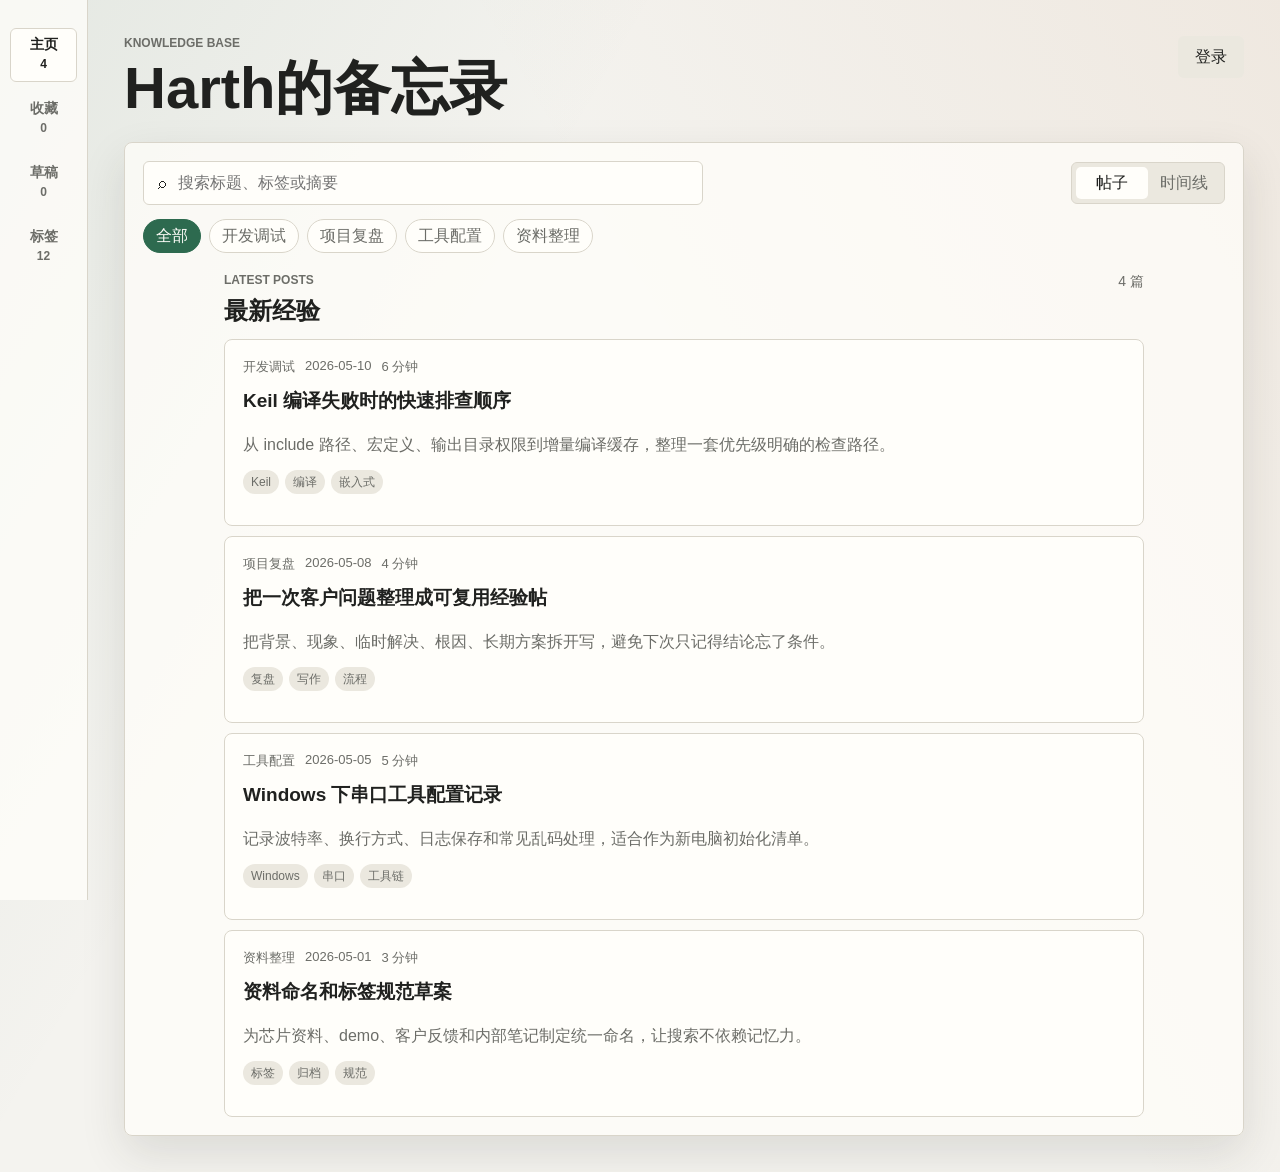
<file: index.html>
<!doctype html>
<html lang="zh-CN">
  <head>
    <meta charset="UTF-8" />
    <meta name="viewport" content="width=device-width, initial-scale=1.0" />
    <title>Harth的备忘录</title>
    <link rel="stylesheet" href="styles.css?v=202605141701" />
  </head>
  <body>
    <div class="app-shell">
      <aside class="sidebar" aria-label="站点导航">
        <nav class="nav-list" aria-label="主导航">
          <button class="nav-item active" type="button" data-section="all" title="主页">
            <span class="nav-icon" aria-hidden="true">主页</span>
            <span class="nav-label">主页</span>
            <b id="allCount">0</b>
          </button>
          <button class="nav-item" type="button" data-section="favorites" title="收藏">
            <span class="nav-icon" aria-hidden="true">收藏</span>
            <span class="nav-label">收藏</span>
            <b id="favoriteCount">0</b>
          </button>
          <button class="nav-item" type="button" data-section="drafts" title="草稿">
            <span class="nav-icon" aria-hidden="true">草稿</span>
            <span class="nav-label">草稿</span>
            <b id="draftCount">0</b>
          </button>
          <button class="nav-item" type="button" data-section="tags" title="标签管理">
            <span class="nav-icon" aria-hidden="true">标签</span>
            <span class="nav-label">标签管理</span>
            <b id="tagCount">0</b>
          </button>
        </nav>

      </aside>

      <main class="content">
        <header class="topbar">
          <div>
            <p class="eyebrow">Knowledge Base</p>
            <h1>Harth的备忘录</h1>
          </div>
          <div class="topbar-actions">
            <div class="user-profile hidden" id="userProfile">
              <span class="user-avatar" id="userAvatar" aria-hidden="true">H</span>
              <span class="user-name" id="userName">Harth</span>
            </div>
            <button class="ghost-action" type="button" id="loginBtn">登录</button>
            <button class="ghost-action hidden" type="button" id="logoutBtn">退出</button>
            <button class="primary-action hidden" type="button" id="newPostBtn">
              <span aria-hidden="true">+</span>
              新建帖子
            </button>
          </div>
        </header>

        <section class="workspace">
          <div class="toolbar" aria-label="搜索和筛选">
            <label class="search-box">
              <span aria-hidden="true">⌕</span>
              <input id="searchInput" type="search" placeholder="搜索标题、标签或摘要" />
            </label>
            <div class="view-toggle" role="tablist" aria-label="视图切换">
              <button class="active" type="button" data-view="posts">帖子</button>
              <button type="button" data-view="timeline">时间线</button>
            </div>
          </div>

          <div class="category-row" id="categoryRow" aria-label="分类筛选"></div>

          <div class="main-grid post-index-grid">
            <section class="post-feed" aria-label="帖子列表">
              <div class="section-heading">
                <div>
                  <p class="eyebrow">Latest Posts</p>
                  <h2>最新经验</h2>
                </div>
                <span id="resultCount"></span>
              </div>
              <div class="post-list" id="postList"></div>
            </section>
          </div>
        </section>
      </main>
    </div>
    <div class="page-loader" id="pageLoader" aria-hidden="true">
      <span class="loader-ring"></span>
    </div>

    <dialog class="compose-dialog" id="composeDialog">
      <form method="dialog">
        <header>
          <h2 id="composeTitle">新建帖子</h2>
          <button id="closeDialogBtn" type="button" aria-label="关闭">×</button>
        </header>
        <label>
          标题
          <input id="postTitleInput" type="text" placeholder="例如：Keil 编译报错排查流程" required />
        </label>
        <label>
          分类
          <select id="postCategoryInput">
            <option>开发调试</option>
            <option>项目复盘</option>
            <option>工具配置</option>
            <option>资料整理</option>
          </select>
        </label>
        <label>
          标签
          <input id="postTagsInput" type="text" placeholder="用逗号分隔，例如：Keil, 编译, 嵌入式" />
        </label>
        <label>
          内容摘要
          <textarea id="postSummaryInput" rows="5" placeholder="记录背景、问题、解决方法和注意事项" required></textarea>
        </label>
        <label>
          正文内容
          <textarea
            id="postBodyInput"
            class="body-editor"
            rows="12"
            placeholder="支持 Markdown，例如：&#10;&#10;## 背景&#10;这里写问题背景。&#10;&#10;## 排查过程&#10;- 先检查 include 路径&#10;- 再检查宏定义&#10;&#10;```c&#10;printf(&quot;debug&quot;);&#10;```"
          ></textarea>
        </label>
        <label>
          整理要点
          <textarea id="postTakeawaysInput" rows="4" placeholder="每行一个要点，鼠标悬停帖子时会展开显示"></textarea>
        </label>
        <footer>
          <button id="cancelDialogBtn" type="button" class="ghost-action">取消</button>
          <button id="saveDraftBtn" type="button" class="ghost-action">保存草稿</button>
          <button type="submit" class="primary-action" value="publish">发布帖子</button>
        </footer>
      </form>
    </dialog>

    <dialog class="compose-dialog auth-dialog" id="loginDialog">
      <form method="dialog">
        <header>
          <h2>登录</h2>
          <button id="closeLoginBtn" type="button" aria-label="关闭">×</button>
        </header>
        <p class="dialog-note">同事无需登录即可查看已发布帖子。登录后可发布、保存草稿、收藏和删除本地云端帖子。</p>
        <label>
          用户名
          <input id="loginUsernameInput" type="text" autocomplete="username" required />
        </label>
        <label>
          密码
          <input id="loginPasswordInput" type="password" autocomplete="current-password" required />
        </label>
        <p class="form-error hidden" id="loginError"></p>
        <footer>
          <button id="cancelLoginBtn" type="button" class="ghost-action">取消</button>
          <button type="submit" class="primary-action">登录</button>
        </footer>
      </form>
    </dialog>

    <script src="https://static.cloudbase.net/cloudbase-js-sdk/2.28.5/cloudbase.full.js"></script>
    <script src="data.js?v=202605141718"></script>
    <script src="app.js?v=202605141718"></script>
  </body>
</html>
</file>
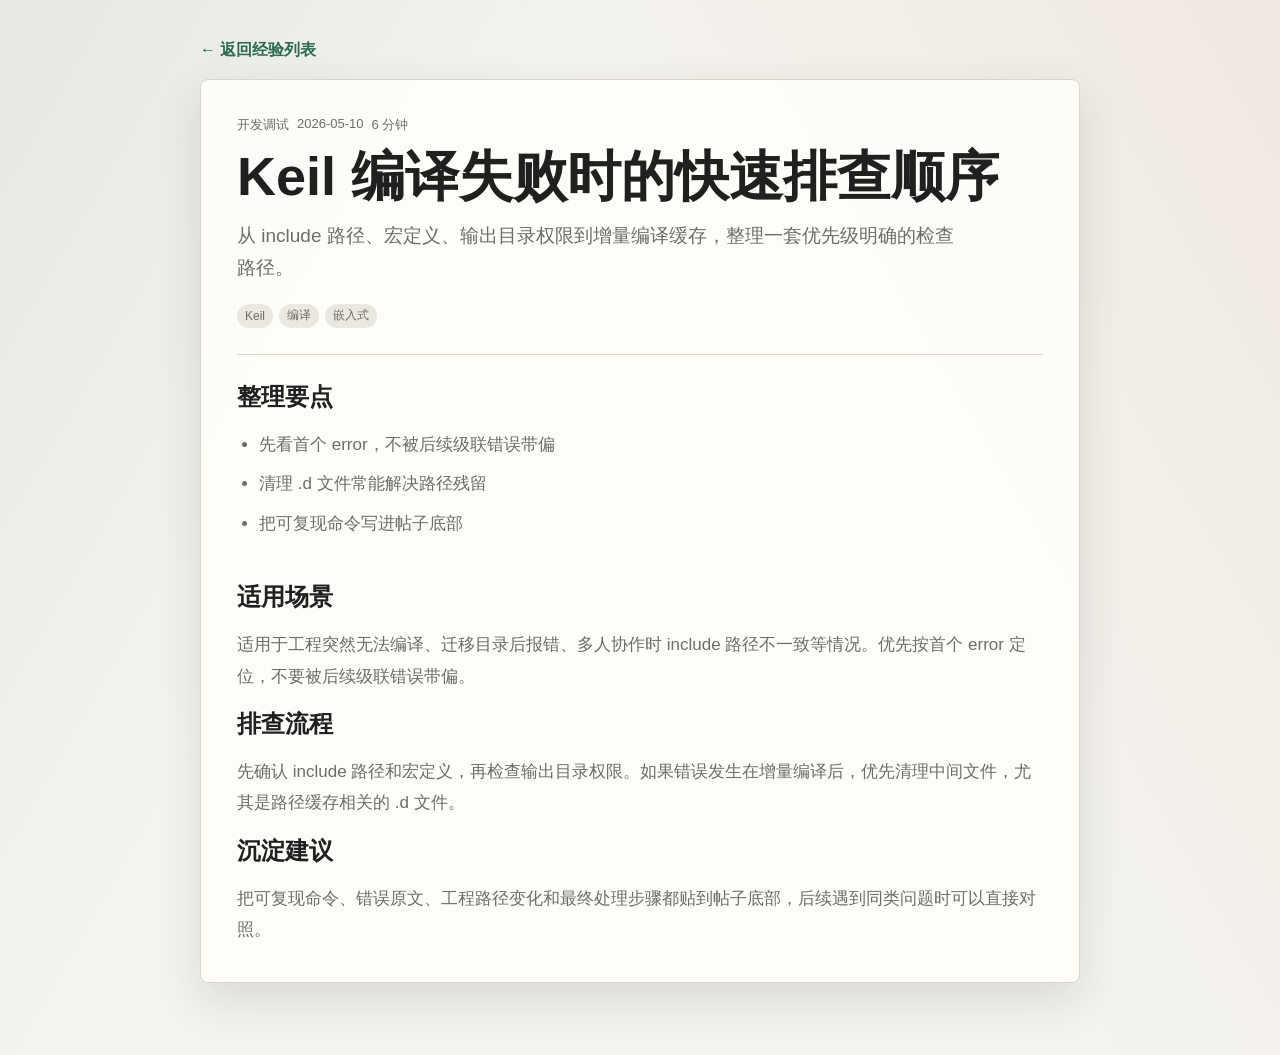
<file: post.html>
<!doctype html>
<html lang="zh-CN">
  <head>
    <meta charset="UTF-8" />
    <meta name="viewport" content="width=device-width, initial-scale=1.0" />
    <title>帖子详情 - Harth的备忘录</title>
    <link rel="stylesheet" href="styles.css?v=202605141701" />
  </head>
  <body>
    <main class="post-page">
      <a class="back-link" href="index.html">← 返回经验列表</a>
      <article class="article-shell" id="articleShell"></article>
    </main>
    <div class="page-loader is-visible" id="pageLoader" aria-hidden="true">
      <span class="loader-ring"></span>
    </div>

    <script src="https://static.cloudbase.net/cloudbase-js-sdk/2.28.5/cloudbase.full.js"></script>
    <script src="data.js?v=202605141718"></script>
    <script>
      function escapeHtml(value) {
        return String(value || "")
          .replaceAll("&", "&amp;")
          .replaceAll("<", "&lt;")
          .replaceAll(">", "&gt;")
          .replaceAll('"', "&quot;")
          .replaceAll("'", "&#039;");
      }

      function inlineMarkdown(value) {
        return escapeHtml(value)
          .replace(/`([^`]+)`/g, "<code>$1</code>")
          .replace(/\*\*([^*]+)\*\*/g, "<strong>$1</strong>");
      }

      function renderMarkdown(markdown) {
        const lines = String(markdown || "").replace(/\r\n/g, "\n").split("\n");
        const blocks = [];
        let paragraph = [];
        let list = [];
        let code = [];
        let inCode = false;

        const flushParagraph = () => {
          if (!paragraph.length) return;
          blocks.push(`<p>${inlineMarkdown(paragraph.join(" "))}</p>`);
          paragraph = [];
        };
        const flushList = () => {
          if (!list.length) return;
          blocks.push(`<ul>${list.map((item) => `<li>${inlineMarkdown(item)}</li>`).join("")}</ul>`);
          list = [];
        };
        const flushCode = () => {
          if (!code.length) return;
          blocks.push(`<pre><code>${escapeHtml(code.join("\n"))}</code></pre>`);
          code = [];
        };

        lines.forEach((line) => {
          if (line.trim().startsWith("```")) {
            if (inCode) {
              flushCode();
              inCode = false;
            } else {
              flushParagraph();
              flushList();
              inCode = true;
            }
            return;
          }
          if (inCode) {
            code.push(line);
            return;
          }

          const heading = line.match(/^(#{2,4})\s+(.+)$/);
          const bullet = line.match(/^\s*[-*]\s+(.+)$/);
          if (!line.trim()) {
            flushParagraph();
            flushList();
          } else if (heading) {
            flushParagraph();
            flushList();
            const level = Math.min(heading[1].length, 4);
            blocks.push(`<h${level}>${inlineMarkdown(heading[2])}</h${level}>`);
          } else if (bullet) {
            flushParagraph();
            list.push(bullet[1]);
          } else {
            flushList();
            paragraph.push(line.trim());
          }
        });
        flushParagraph();
        flushList();
        flushCode();

        return blocks.join("");
      }

      function legacyContentToMarkdown(content) {
        if (!Array.isArray(content) || !content.length) return "";
        return content.map((section) => `## ${section.heading}\n\n${section.body}`).join("\n\n");
      }

      (async () => {
        await window.EXPERIENCE_STORE.init();
        const posts = await window.EXPERIENCE_STORE.getPosts();
        const params = new URLSearchParams(window.location.search);
        const post = posts.find((item) => item.id === params.get("id")) || posts[0];
        const articleShell = document.querySelector("#articleShell");
        const bodyMarkdown = post.body || legacyContentToMarkdown(post.content) || post.summary;

        document.title = `${post.title} - Harth的备忘录`;
        articleShell.innerHTML = `
          <header class="article-header">
            <div class="detail-meta">
              <span>${post.category}</span>
              <span>${post.date}</span>
              <span>${post.readTime}</span>
            </div>
            <h1>${post.title}</h1>
            <p>${post.summary}</p>
            <div class="tag-row">
              ${post.tags.map((tag) => `<span class="tag">${tag}</span>`).join("")}
            </div>
          </header>

          <section class="article-section">
            <h2>整理要点</h2>
            <ul>
              ${post.takeaways.map((item) => `<li>${item}</li>`).join("")}
            </ul>
          </section>

          <section class="article-section article-markdown">
            ${renderMarkdown(bodyMarkdown)}
          </section>
        `;
        document.querySelector("#pageLoader")?.classList.remove("is-visible");

        document.querySelector(".back-link").addEventListener("click", (event) => {
          if (window.matchMedia("(prefers-reduced-motion: reduce)").matches) return;
          event.preventDefault();
          const targetUrl = event.currentTarget.href;
          document.body.classList.add("page-leaving");
          document.querySelector("#pageLoader")?.classList.add("is-visible");
          window.setTimeout(() => {
            window.location.href = targetUrl;
          }, 320);
        });
      })().catch((error) => {
        const articleShell = document.querySelector("#articleShell");
        document.querySelector("#pageLoader")?.classList.remove("is-visible");
        articleShell.innerHTML = `<section class="article-section"><h2>加载失败</h2><p>${error?.message || "请稍后刷新重试。"}</p></section>`;
      });
    </script>
  </body>
</html>
</file>
<file: styles.css>
:root {
  --bg: #f4f3ef;
  --surface: #fffefa;
  --surface-soft: #ebe8df;
  --text: #20211f;
  --muted: #6c6d68;
  --line: #d9d5ca;
  --accent: #2d6a4f;
  --accent-strong: #1f4d3a;
  --info: #315f83;
  --warm: #b56a32;
  --shadow: 0 18px 45px rgba(38, 40, 36, 0.12);
  --radius: 8px;
  --radius-sm: 6px;
  --font: "Inter", "Segoe UI", "PingFang SC", "Microsoft YaHei", sans-serif;
}

* {
  box-sizing: border-box;
}

body {
  margin: 0;
  min-height: 100vh;
  color: var(--text);
  background:
    linear-gradient(120deg, rgba(45, 106, 79, 0.08), transparent 34%),
    linear-gradient(240deg, rgba(181, 106, 50, 0.08), transparent 42%),
    var(--bg);
  font-family: var(--font);
  animation: page-enter 260ms ease both;
}

body::after {
  position: fixed;
  inset: 0;
  z-index: 50;
  pointer-events: none;
  content: "";
  opacity: 0;
  background:
    radial-gradient(circle at 50% 38%, rgba(255, 254, 250, 0.86), rgba(244, 243, 239, 0.72) 52%, rgba(244, 243, 239, 0.92)),
    rgba(244, 243, 239, 0.66);
  backdrop-filter: blur(0);
  transition:
    opacity 220ms ease,
    backdrop-filter 220ms ease;
}

body.page-leaving {
  pointer-events: none;
}

body.page-leaving::after {
  opacity: 1;
  backdrop-filter: blur(8px);
}

.page-loader {
  position: fixed;
  inset: 0;
  z-index: 70;
  display: grid;
  place-items: start center;
  padding-top: 38vh;
  pointer-events: none;
  opacity: 0;
  background: rgba(244, 243, 239, 0.46);
  backdrop-filter: blur(5px);
  transition: opacity 180ms ease;
}

.page-loader.is-visible,
body.page-leaving .page-loader {
  opacity: 1;
}

.loader-ring {
  width: 34px;
  height: 34px;
  border: 3px solid rgba(45, 106, 79, 0.16);
  border-top-color: var(--accent);
  border-radius: 50%;
  animation: loader-spin 720ms linear infinite;
}

@keyframes page-enter {
  from {
    opacity: 0;
    transform: translateY(6px);
  }

  to {
    opacity: 1;
    transform: translateY(0);
  }
}

@keyframes loader-spin {
  to {
    transform: rotate(360deg);
  }
}

button,
input,
select,
textarea {
  font: inherit;
}

button {
  cursor: pointer;
}

.app-shell {
  display: grid;
  grid-template-columns: 88px minmax(0, 1fr);
  min-height: 100vh;
}

.sidebar {
  position: sticky;
  top: 0;
  display: flex;
  flex-direction: column;
  height: 100vh;
  min-width: 0;
  padding: 28px 10px;
  border-right: 1px solid var(--line);
  background: rgba(255, 254, 250, 0.76);
  backdrop-filter: blur(18px);
}

.panel-label,
.eyebrow,
.post-meta,
.tag,
.detail-meta {
  color: var(--muted);
}

.nav-list {
  display: grid;
  gap: 10px;
}

.nav-item {
  display: grid;
  grid-template-columns: 1fr;
  justify-items: center;
  gap: 2px;
  min-height: 54px;
  padding: 7px 0;
  border: 1px solid transparent;
  border-radius: var(--radius-sm);
  color: var(--muted);
  background: transparent;
}

.nav-icon {
  display: block;
  flex: 0 0 auto;
  font-size: 14px;
  font-weight: 800;
  line-height: 1.15;
}

.nav-label {
  position: absolute;
  width: 1px;
  height: 1px;
  overflow: hidden;
  clip: rect(0 0 0 0);
  white-space: nowrap;
}

.nav-item.active,
.nav-item:hover {
  color: var(--text);
  border-color: var(--line);
  background: var(--surface);
}

.nav-item b {
  margin-left: 0;
  font-size: 12px;
  font-weight: 700;
}

.content {
  width: min(1260px, 100%);
  min-width: 0;
  margin: 0 auto;
  padding: 36px;
}

.topbar {
  display: flex;
  gap: 20px;
  align-items: flex-start;
  justify-content: space-between;
  margin-bottom: 24px;
}

.topbar-actions {
  display: flex;
  flex-wrap: wrap;
  align-items: center;
  justify-content: flex-end;
  gap: 10px;
}

.user-profile {
  display: inline-flex;
  align-items: center;
  gap: 9px;
  min-height: 34px;
  padding: 4px 10px 4px 4px;
  border: 1px solid var(--line);
  border-radius: var(--radius-sm);
  color: var(--text);
  background: rgba(255, 254, 250, 0.72);
  font-size: 13px;
}

.user-avatar {
  display: inline-flex;
  width: 28px;
  height: 28px;
  align-items: center;
  justify-content: center;
  border-radius: 7px;
  background: var(--green);
  background-position: center;
  background-size: cover;
  color: #fffefa;
  font-size: 13px;
  font-weight: 800;
}

.user-avatar.has-image {
  color: transparent;
}

.user-name {
  max-width: 120px;
  overflow: hidden;
  text-overflow: ellipsis;
  white-space: nowrap;
  font-weight: 700;
}

.eyebrow {
  margin: 0 0 8px;
  font-size: 12px;
  font-weight: 800;
  letter-spacing: 0;
  text-transform: uppercase;
}

h1,
h2,
h3,
p {
  margin-top: 0;
}

h1 {
  max-width: 780px;
  margin-bottom: 0;
  font-size: clamp(34px, 5vw, 58px);
  line-height: 1.04;
  overflow-wrap: anywhere;
}

h2 {
  margin-bottom: 0;
  font-size: 24px;
}

.primary-action,
.ghost-action,
.danger-action {
  display: inline-flex;
  align-items: center;
  justify-content: center;
  gap: 8px;
  min-height: 42px;
  padding: 0 16px;
  border-radius: var(--radius-sm);
  border: 1px solid transparent;
  white-space: nowrap;
}

.primary-action {
  color: #fffefa;
  background: var(--accent);
}

.primary-action:hover {
  background: var(--accent-strong);
}

.ghost-action {
  color: var(--text);
  background: var(--surface-soft);
}

.danger-action {
  color: #8a2f24;
  border-color: rgba(138, 47, 36, 0.22);
  background: #fff4f1;
}

.workspace {
  padding: 18px;
  border: 1px solid var(--line);
  border-radius: var(--radius);
  background: rgba(255, 254, 250, 0.72);
  box-shadow: var(--shadow);
}

.toolbar {
  display: flex;
  gap: 12px;
  align-items: center;
  justify-content: space-between;
  margin-bottom: 14px;
}

.search-box {
  display: flex;
  align-items: center;
  gap: 10px;
  width: min(560px, 100%);
  min-height: 44px;
  padding: 0 14px;
  border: 1px solid var(--line);
  border-radius: var(--radius-sm);
  background: var(--surface);
}

.search-box input {
  width: 100%;
  border: 0;
  outline: 0;
  background: transparent;
}

.view-toggle {
  display: inline-flex;
  padding: 4px;
  border: 1px solid var(--line);
  border-radius: var(--radius-sm);
  background: var(--surface-soft);
}

.view-toggle button {
  min-width: 72px;
  min-height: 32px;
  border: 0;
  border-radius: 5px;
  color: var(--muted);
  background: transparent;
}

.view-toggle button.active {
  color: var(--text);
  background: var(--surface);
}

.category-row {
  display: flex;
  gap: 8px;
  margin-bottom: 18px;
  overflow-x: auto;
  padding-bottom: 2px;
}

.category-row button {
  min-height: 34px;
  padding: 0 12px;
  border: 1px solid var(--line);
  border-radius: 999px;
  color: var(--muted);
  background: var(--surface);
  white-space: nowrap;
}

.category-row button.active {
  color: #fffefa;
  border-color: var(--accent);
  background: var(--accent);
}

.main-grid {
  display: grid;
  grid-template-columns: minmax(0, 1fr) 360px;
  gap: 18px;
  align-items: start;
}

.post-index-grid {
  grid-template-columns: minmax(0, 920px);
  justify-content: center;
}

.section-heading {
  display: flex;
  justify-content: space-between;
  gap: 16px;
  margin-bottom: 12px;
}

#resultCount {
  color: var(--muted);
  font-size: 14px;
}

.post-list {
  display: grid;
  gap: 10px;
}

.post-card {
  display: grid;
  gap: 12px;
  position: relative;
  width: 100%;
  padding: 18px;
  border: 1px solid var(--line);
  border-radius: var(--radius);
  color: inherit;
  text-align: left;
  text-decoration: none;
  background: var(--surface);
  overflow: hidden;
  transition:
    transform 160ms ease,
    border-color 160ms ease,
    box-shadow 160ms ease;
}

.favorite-button {
  position: absolute;
  top: 14px;
  right: 14px;
  display: grid;
  place-items: center;
  width: 34px;
  height: 34px;
  border: 1px solid var(--line);
  border-radius: var(--radius-sm);
  color: var(--muted);
  background: rgba(255, 254, 250, 0.92);
  transition:
    color 160ms ease,
    border-color 160ms ease,
    background 160ms ease;
}

.favorite-button:hover,
.favorite-button.active {
  color: var(--warm);
  border-color: rgba(181, 106, 50, 0.35);
  background: #fff7ed;
}

.post-card:hover,
.post-card:focus-visible,
.post-card.is-opening {
  transform: translateY(-2px);
  border-color: rgba(45, 106, 79, 0.5);
  box-shadow: 0 14px 32px rgba(38, 40, 36, 0.1);
  outline: 0;
}

.post-card.is-opening {
  transform: translateY(-3px) scale(0.992);
  opacity: 0.72;
}

.post-card h3 {
  margin-bottom: 6px;
  font-size: 19px;
  line-height: 1.35;
}

.post-card p {
  margin-bottom: 0;
  color: var(--muted);
  line-height: 1.65;
}

.post-card-main {
  display: grid;
  gap: 12px;
}

.post-meta {
  display: flex;
  flex-wrap: wrap;
  gap: 10px;
  font-size: 13px;
}

.tag-row {
  display: flex;
  flex-wrap: wrap;
  gap: 6px;
}

.tag {
  display: inline-flex;
  align-items: center;
  min-height: 24px;
  padding: 0 8px;
  border-radius: 999px;
  background: var(--surface-soft);
  font-size: 12px;
}

.post-extra {
  max-height: 0;
  overflow: hidden;
  opacity: 0;
  border-top: 1px solid transparent;
  transition:
    max-height 220ms ease,
    opacity 160ms ease,
    padding-top 220ms ease,
    border-color 220ms ease;
}

.post-extra strong {
  display: block;
  margin-bottom: 8px;
}

.post-extra ul {
  display: grid;
  gap: 6px;
  margin: 0 0 12px;
  padding-left: 20px;
}

.post-extra li {
  color: var(--muted);
  line-height: 1.55;
}

.post-card:hover .post-extra,
.post-card:focus-visible .post-extra {
  max-height: 300px;
  opacity: 1;
  padding-top: 14px;
  border-color: var(--line);
}

.open-hint {
  color: var(--accent);
  font-size: 13px;
  font-weight: 700;
}

.post-extra-actions {
  display: flex;
  flex-wrap: wrap;
  align-items: center;
  justify-content: space-between;
  gap: 10px;
}

.text-danger-action {
  min-height: 30px;
  padding: 0 10px;
  border: 1px solid rgba(138, 47, 36, 0.18);
  border-radius: var(--radius-sm);
  color: #8a2f24;
  background: #fff4f1;
  font-size: 13px;
}

.text-danger-action:hover {
  border-color: rgba(138, 47, 36, 0.34);
  background: #ffe9e3;
}

.draft-card {
  cursor: default;
}

.draft-actions {
  display: flex;
  flex-wrap: wrap;
  gap: 8px;
  padding-top: 12px;
  border-top: 1px solid var(--line);
}

.draft-actions button {
  min-height: 36px;
}

.timeline-list {
  display: grid;
  gap: 18px;
}

.timeline-group {
  display: grid;
  gap: 10px;
}

.timeline-group h3 {
  margin: 0;
  color: var(--muted);
  font-size: 15px;
}

.timeline-items {
  display: grid;
  gap: 10px;
}

.timeline-item {
  position: relative;
  display: grid;
  grid-template-columns: 66px minmax(0, 1fr);
  gap: 14px;
  min-height: 88px;
  padding: 16px 58px 16px 16px;
  border: 1px solid var(--line);
  border-radius: var(--radius);
  background: var(--surface);
  cursor: pointer;
  transition:
    transform 160ms ease,
    border-color 160ms ease,
    box-shadow 160ms ease;
}

.timeline-item:hover {
  transform: translateY(-2px);
  border-color: rgba(45, 106, 79, 0.5);
  box-shadow: 0 14px 32px rgba(38, 40, 36, 0.1);
}

.timeline-item > span {
  color: var(--accent);
  font-weight: 800;
}

.timeline-item strong {
  display: block;
  margin-bottom: 6px;
  font-size: 18px;
}

.timeline-item p {
  margin-bottom: 0;
  color: var(--muted);
  line-height: 1.6;
}

.tag-manager {
  display: grid;
  grid-template-columns: repeat(auto-fit, minmax(150px, 1fr));
  gap: 10px;
}

.tag-card {
  display: flex;
  align-items: center;
  justify-content: space-between;
  gap: 12px;
  min-height: 58px;
  padding: 0 14px;
  border: 1px solid var(--line);
  border-radius: var(--radius);
  color: var(--text);
  background: var(--surface);
  text-align: left;
}

.tag-card:hover {
  border-color: rgba(45, 106, 79, 0.5);
}

.tag-card span {
  color: var(--muted);
  font-size: 13px;
}

.detail-panel {
  position: sticky;
  top: 20px;
}

.detail-empty,
.detail-card {
  min-height: 420px;
  padding: 22px;
  border: 1px solid var(--line);
  border-radius: var(--radius);
  background: var(--surface);
}

.detail-empty {
  display: grid;
  place-content: center;
  text-align: center;
}

.detail-empty span {
  display: block;
  margin-bottom: 8px;
  font-size: 22px;
  font-weight: 800;
}

.detail-empty p,
.detail-card p,
.detail-card li {
  color: var(--muted);
  line-height: 1.7;
}

.detail-card h2 {
  margin: 12px 0 10px;
  line-height: 1.24;
}

.detail-meta {
  display: flex;
  flex-wrap: wrap;
  gap: 8px;
  font-size: 13px;
}

.detail-card h4 {
  margin: 22px 0 8px;
}

.detail-card ul {
  padding-left: 20px;
}

.hidden {
  display: none;
}

.post-page {
  width: min(880px, calc(100% - 32px));
  margin: 0 auto;
  padding: 40px 0 72px;
}

.back-link {
  display: inline-flex;
  margin-bottom: 18px;
  color: var(--accent);
  font-weight: 700;
  text-decoration: none;
  animation: article-enter 320ms ease 80ms both;
}

.article-shell {
  padding: 36px;
  border: 1px solid var(--line);
  border-radius: var(--radius);
  background: rgba(255, 254, 250, 0.88);
  box-shadow: var(--shadow);
  animation: article-enter 360ms cubic-bezier(0.22, 1, 0.36, 1) 70ms both;
}

@keyframes article-enter {
  from {
    opacity: 0;
    transform: translateY(14px);
  }

  to {
    opacity: 1;
    transform: translateY(0);
  }
}

.article-header {
  padding-bottom: 26px;
  border-bottom: 1px solid var(--line);
}

.article-header h1 {
  margin: 14px 0 16px;
  font-size: clamp(34px, 6vw, 54px);
}

.article-header p {
  max-width: 720px;
  color: var(--muted);
  font-size: 19px;
  line-height: 1.7;
}

.article-section {
  padding-top: 26px;
}

.article-section h2 {
  margin-bottom: 12px;
}

.article-section p,
.article-section li {
  color: var(--muted);
  font-size: 17px;
  line-height: 1.85;
}

.article-section ul {
  display: grid;
  gap: 8px;
  padding-left: 22px;
}

.article-markdown {
  display: grid;
  gap: 16px;
}

.article-markdown h2,
.article-markdown h3,
.article-markdown h4,
.article-markdown p,
.article-markdown ul,
.article-markdown pre {
  margin: 0;
}

.article-markdown h3,
.article-markdown h4 {
  margin-top: 8px;
}

.article-markdown code {
  border: 1px solid var(--line);
  border-radius: 5px;
  padding: 1px 5px;
  color: var(--text);
  background: var(--surface-soft);
  font-family: "Cascadia Code", "Consolas", monospace;
  font-size: 0.92em;
}

.article-markdown pre {
  overflow-x: auto;
  border: 1px solid var(--line);
  border-radius: var(--radius-sm);
  padding: 14px 16px;
  background: #232821;
}

.article-markdown pre code {
  border: 0;
  padding: 0;
  color: #f6f3ea;
  background: transparent;
  font-size: 14px;
  line-height: 1.75;
}

.compose-dialog {
  width: min(560px, calc(100vw - 32px));
  border: 1px solid var(--line);
  border-radius: var(--radius);
  background: var(--surface);
  box-shadow: var(--shadow);
}

.compose-dialog::backdrop {
  background: rgba(32, 33, 31, 0.34);
}

.compose-dialog form,
.compose-dialog label {
  display: grid;
  gap: 12px;
}

.compose-dialog form {
  gap: 16px;
}

.dialog-note {
  margin-bottom: 0;
  color: var(--muted);
  line-height: 1.65;
}

.form-error {
  margin-bottom: 0;
  padding: 10px 12px;
  border: 1px solid rgba(138, 47, 36, 0.22);
  border-radius: var(--radius-sm);
  color: #8a2f24;
  background: #fff4f1;
}

.compose-dialog header,
.compose-dialog footer {
  display: flex;
  align-items: center;
  justify-content: space-between;
  gap: 12px;
}

.compose-dialog header button {
  width: 34px;
  height: 34px;
  border: 0;
  border-radius: var(--radius-sm);
  background: var(--surface-soft);
}

.compose-dialog input,
.compose-dialog select,
.compose-dialog textarea {
  width: 100%;
  border: 1px solid var(--line);
  border-radius: var(--radius-sm);
  padding: 10px 12px;
  background: #fff;
}

.compose-dialog textarea {
  resize: vertical;
}

.compose-dialog .body-editor {
  min-height: 260px;
  font-family: "Cascadia Code", "Consolas", "Microsoft YaHei", monospace;
  line-height: 1.7;
}

@media (max-width: 980px) {
  .app-shell {
    grid-template-columns: 1fr;
  }

  .sidebar {
    position: static;
    height: auto;
    border-right: 0;
    border-bottom: 1px solid var(--line);
  }

  .nav-item {
    display: flex;
    justify-items: stretch;
    min-height: 42px;
    padding: 0 12px;
  }

  .nav-label {
    position: static;
    width: auto;
    height: auto;
    overflow: visible;
    clip: auto;
  }

  .nav-icon {
    display: none;
  }

  .nav-list {
    grid-template-columns: repeat(4, minmax(0, 1fr));
  }

  .main-grid {
    grid-template-columns: 1fr;
  }

  .detail-panel {
    position: static;
  }
}

@media (max-width: 720px) {
  .content {
    padding: 24px 14px;
  }

  .topbar,
  .toolbar {
    align-items: stretch;
    flex-direction: column;
  }

  .topbar-actions {
    justify-content: stretch;
  }

  .topbar-actions > * {
    flex: 1 1 auto;
  }

  h1 {
    font-size: 36px;
  }

  .nav-list {
    grid-template-columns: 1fr;
  }

  .workspace {
    padding: 12px;
  }

  .post-card:hover {
    transform: none;
  }

  .post-extra {
    max-height: none;
    opacity: 1;
    padding-top: 14px;
    border-color: var(--line);
  }

  .article-shell {
    padding: 24px;
  }

  .timeline-item {
    grid-template-columns: 1fr;
    padding-right: 58px;
  }
}

@media (prefers-reduced-motion: reduce) {
  *,
  *::before,
  *::after {
    animation-duration: 1ms !important;
    scroll-behavior: auto !important;
    transition-duration: 1ms !important;
  }

  body.page-leaving::after {
    backdrop-filter: none;
  }

  .loader-ring {
    animation: none;
  }
}
</file>
